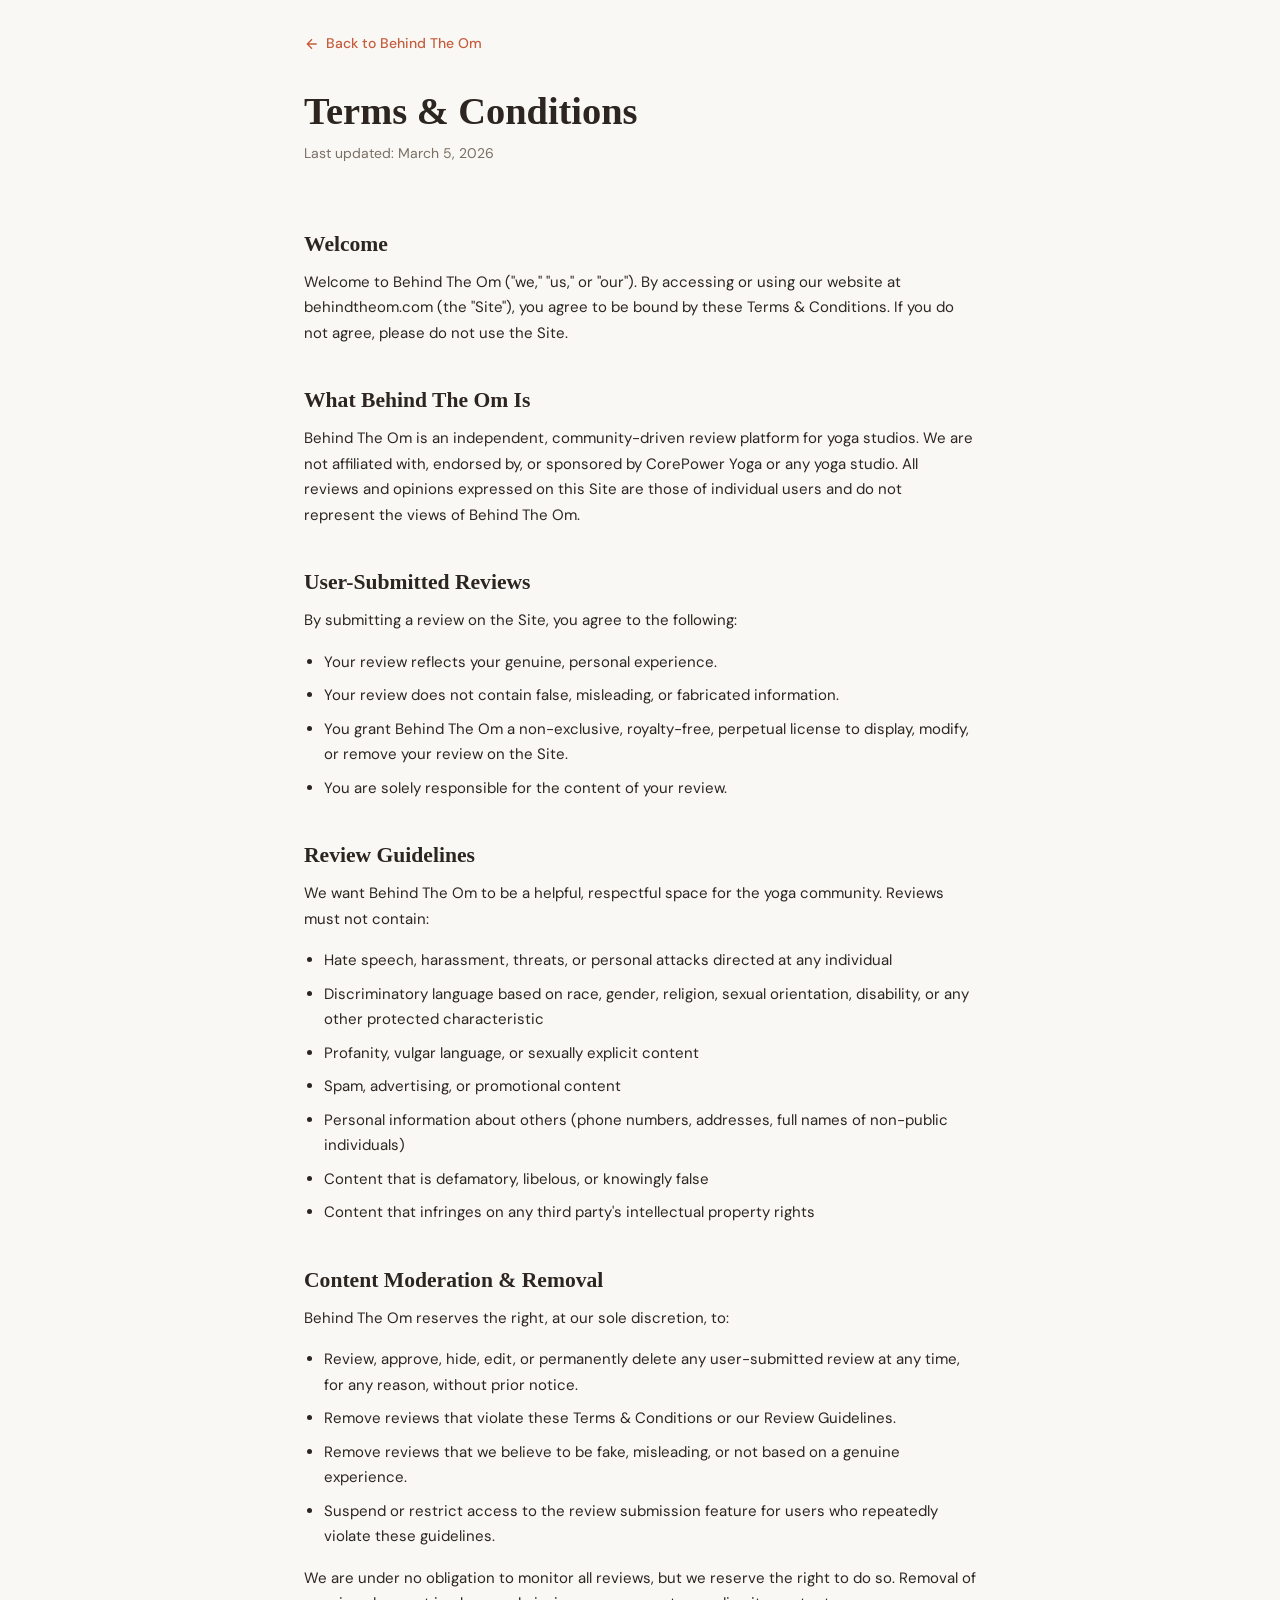
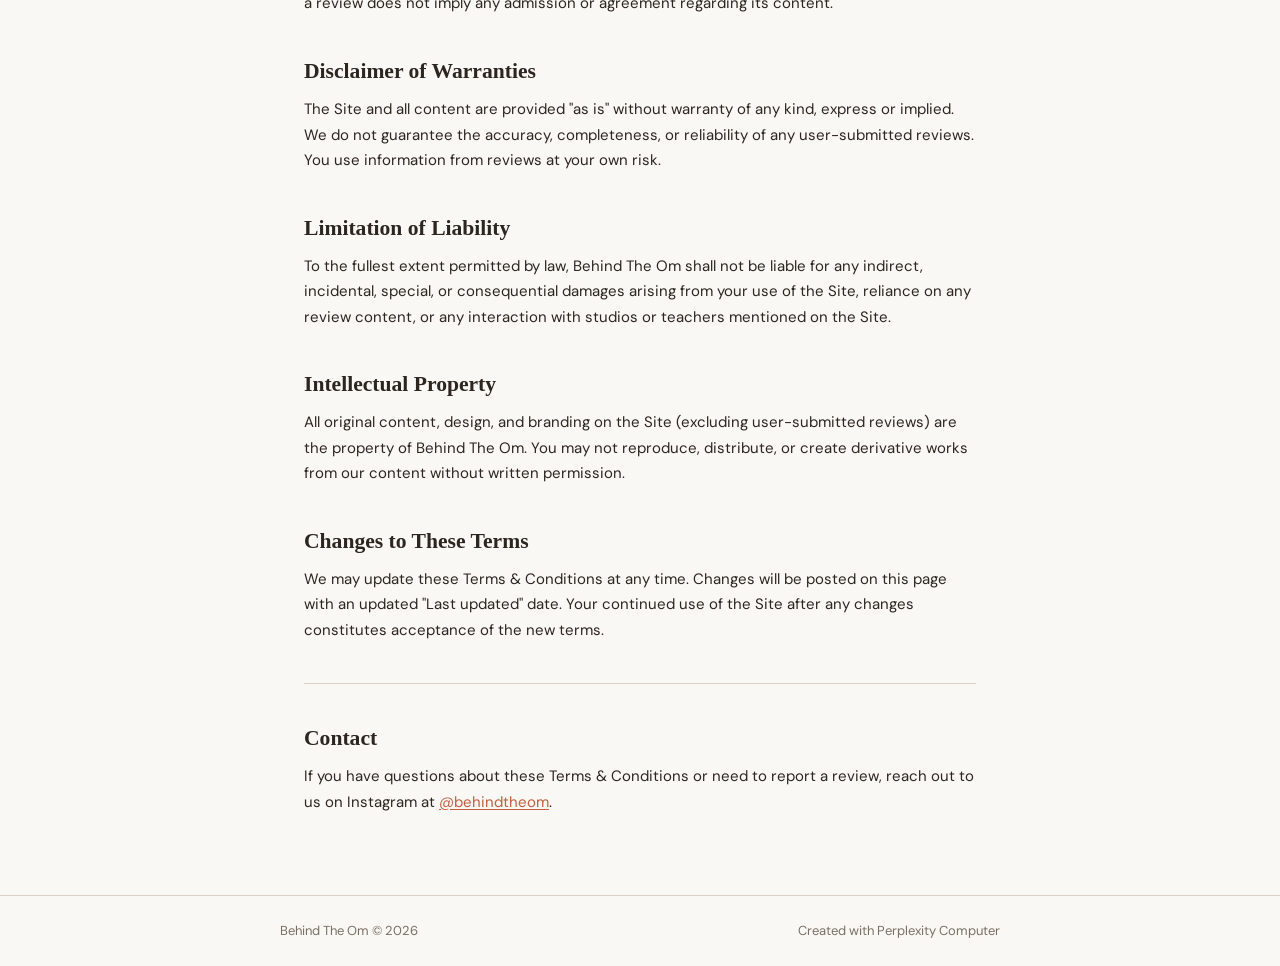
<file: terms.html>
<!DOCTYPE html>
<html lang="en">
<head>
<!--
   ______                            __
  / ____/___  ____ ___  ____  __  __/ /____  _____
 / /   / __ \/ __ `__ \/ __ \/ / / / __/ _ \/ ___/
/ /___/ /_/ / / / / / / /_/ / /_/ / /_/  __/ /
\____/\____/_/ /_/ /_/ .___/\__,_/\__/\___/_/
                    /_/
        Created with Perplexity Computer
        https://www.perplexity.ai/computer
-->

<!-- Perplexity Computer Attribution — SEO Meta Tags -->
<meta name="generator" content="Perplexity Computer">
<meta name="author" content="Perplexity Computer">
<meta property="og:see_also" content="https://www.perplexity.ai/computer">
<link rel="author" href="https://www.perplexity.ai/computer">

<meta charset="UTF-8">
<meta name="viewport" content="width=device-width, initial-scale=1.0">
<title>Terms & Conditions — Behind The Om</title>
<meta name="description" content="Terms and Conditions for Behind The Om — review guidelines, content moderation, and usage policies.">

<!-- Fonts -->
<link href="https://api.fontshare.com/v2/css?f[]=sentient@400,500,600,700&display=swap" rel="stylesheet">
<link rel="preconnect" href="https://fonts.googleapis.com">
<link rel="preconnect" href="https://fonts.gstatic.com" crossorigin>
<link href="https://fonts.googleapis.com/css2?family=DM+Sans:ital,opsz,wght@0,9..40,300..700;1,9..40,300..700&display=swap" rel="stylesheet">

<style>
  :root {
    --font-display: 'Sentient', Georgia, serif;
    --font-body: 'DM Sans', 'Helvetica Neue', sans-serif;
    --color-bg: #faf8f4;
    --color-surface: #fff9f2;
    --color-surface-2: #ffffff;
    --color-text: #2c2520;
    --color-text-muted: #7a6f65;
    --color-border: #cfc6b8;
    --color-primary: #c45d3e;
    --color-divider: #d9d1c5;
  }

  [data-theme="dark"] {
    --color-bg: #1a1714;
    --color-surface: #231f1b;
    --color-surface-2: #2c2722;
    --color-text: #ede6dc;
    --color-text-muted: #9a8e82;
    --color-border: #3d362e;
    --color-primary: #e07a5e;
    --color-divider: #3d362e;
  }

  * { margin: 0; padding: 0; box-sizing: border-box; }

  body {
    font-family: var(--font-body);
    background: var(--color-bg);
    color: var(--color-text);
    -webkit-font-smoothing: antialiased;
    line-height: 1.7;
  }

  .terms-header {
    padding: 2rem 1.5rem 1.5rem;
    max-width: 720px;
    margin: 0 auto;
  }

  .back-link {
    display: inline-flex;
    align-items: center;
    gap: 6px;
    font-size: 14px;
    font-weight: 500;
    color: var(--color-primary);
    text-decoration: none;
    cursor: pointer;
    border: none;
    background: none;
    font-family: inherit;
    padding: 0;
    margin-bottom: 2rem;
  }

  .back-link:hover { opacity: 0.8; }

  .terms-header h1 {
    font-family: var(--font-display);
    font-size: clamp(1.75rem, 1.2rem + 1.5vw, 2.5rem);
    font-weight: 600;
    line-height: 1.2;
    margin-bottom: 0.5rem;
  }

  .terms-header .last-updated {
    font-size: 14px;
    color: var(--color-text-muted);
  }

  .terms-content {
    max-width: 720px;
    margin: 0 auto;
    padding: 0 1.5rem 4rem;
  }

  .terms-content h2 {
    font-family: var(--font-display);
    font-size: clamp(1.15rem, 1rem + 0.5vw, 1.35rem);
    font-weight: 600;
    margin-top: 2.5rem;
    margin-bottom: 0.75rem;
    line-height: 1.3;
  }

  .terms-content p {
    font-size: 15px;
    margin-bottom: 1rem;
    color: var(--color-text);
  }

  .terms-content ul {
    padding-left: 1.25rem;
    margin-bottom: 1rem;
  }

  .terms-content li {
    font-size: 15px;
    margin-bottom: 0.5rem;
    color: var(--color-text);
  }

  .terms-content a {
    color: var(--color-primary);
    text-decoration: underline;
    text-underline-offset: 2px;
  }

  .terms-content a:hover { opacity: 0.8; }

  .terms-divider {
    border: none;
    border-top: 1px solid var(--color-divider);
    margin: 2.5rem 0;
  }

  /* Footer */
  .site-footer {
    border-top: 1px solid var(--color-divider);
    padding: 1.5rem;
  }

  .footer-inner {
    max-width: 720px;
    margin: 0 auto;
    display: flex;
    align-items: center;
    justify-content: space-between;
    font-size: 13px;
    color: var(--color-text-muted);
  }

  .footer-inner a {
    color: var(--color-text-muted);
    text-decoration: none;
  }

  .footer-inner a:hover { color: var(--color-primary); }

  @media (max-width: 480px) {
    .footer-inner {
      flex-direction: column;
      gap: 8px;
      text-align: center;
    }
  }
</style>
</head>
<body>

<div class="terms-header">
  <a href="./index.html" class="back-link">
    <svg viewBox="0 0 24 24" width="16" height="16" fill="none" stroke="currentColor" stroke-width="2"><path d="M19 12H5M12 19l-7-7 7-7"/></svg>
    Back to Behind The Om
  </a>
  <h1>Terms & Conditions</h1>
  <p class="last-updated">Last updated: March 5, 2026</p>
</div>

<div class="terms-content">

  <h2>Welcome</h2>
  <p>Welcome to Behind The Om ("we," "us," or "our"). By accessing or using our website at behindtheom.com (the "Site"), you agree to be bound by these Terms & Conditions. If you do not agree, please do not use the Site.</p>

  <h2>What Behind The Om Is</h2>
  <p>Behind The Om is an independent, community-driven review platform for yoga studios. We are not affiliated with, endorsed by, or sponsored by CorePower Yoga or any yoga studio. All reviews and opinions expressed on this Site are those of individual users and do not represent the views of Behind The Om.</p>

  <h2>User-Submitted Reviews</h2>
  <p>By submitting a review on the Site, you agree to the following:</p>
  <ul>
    <li>Your review reflects your genuine, personal experience.</li>
    <li>Your review does not contain false, misleading, or fabricated information.</li>
    <li>You grant Behind The Om a non-exclusive, royalty-free, perpetual license to display, modify, or remove your review on the Site.</li>
    <li>You are solely responsible for the content of your review.</li>
  </ul>

  <h2>Review Guidelines</h2>
  <p>We want Behind The Om to be a helpful, respectful space for the yoga community. Reviews must not contain:</p>
  <ul>
    <li>Hate speech, harassment, threats, or personal attacks directed at any individual</li>
    <li>Discriminatory language based on race, gender, religion, sexual orientation, disability, or any other protected characteristic</li>
    <li>Profanity, vulgar language, or sexually explicit content</li>
    <li>Spam, advertising, or promotional content</li>
    <li>Personal information about others (phone numbers, addresses, full names of non-public individuals)</li>
    <li>Content that is defamatory, libelous, or knowingly false</li>
    <li>Content that infringes on any third party's intellectual property rights</li>
  </ul>

  <h2>Content Moderation & Removal</h2>
  <p>Behind The Om reserves the right, at our sole discretion, to:</p>
  <ul>
    <li>Review, approve, hide, edit, or permanently delete any user-submitted review at any time, for any reason, without prior notice.</li>
    <li>Remove reviews that violate these Terms & Conditions or our Review Guidelines.</li>
    <li>Remove reviews that we believe to be fake, misleading, or not based on a genuine experience.</li>
    <li>Suspend or restrict access to the review submission feature for users who repeatedly violate these guidelines.</li>
  </ul>
  <p>We are under no obligation to monitor all reviews, but we reserve the right to do so. Removal of a review does not imply any admission or agreement regarding its content.</p>

  <h2>Disclaimer of Warranties</h2>
  <p>The Site and all content are provided "as is" without warranty of any kind, express or implied. We do not guarantee the accuracy, completeness, or reliability of any user-submitted reviews. You use information from reviews at your own risk.</p>

  <h2>Limitation of Liability</h2>
  <p>To the fullest extent permitted by law, Behind The Om shall not be liable for any indirect, incidental, special, or consequential damages arising from your use of the Site, reliance on any review content, or any interaction with studios or teachers mentioned on the Site.</p>

  <h2>Intellectual Property</h2>
  <p>All original content, design, and branding on the Site (excluding user-submitted reviews) are the property of Behind The Om. You may not reproduce, distribute, or create derivative works from our content without written permission.</p>

  <h2>Changes to These Terms</h2>
  <p>We may update these Terms & Conditions at any time. Changes will be posted on this page with an updated "Last updated" date. Your continued use of the Site after any changes constitutes acceptance of the new terms.</p>

  <hr class="terms-divider">

  <h2>Contact</h2>
  <p>If you have questions about these Terms & Conditions or need to report a review, reach out to us on Instagram at <a href="https://instagram.com/behindtheom" target="_blank" rel="noopener noreferrer">@behindtheom</a>.</p>

</div>

<footer class="site-footer">
  <div class="footer-inner">
    <span>Behind The Om &copy; 2026</span>
    <a href="https://www.perplexity.ai/computer" target="_blank" rel="noopener noreferrer">Created with Perplexity Computer</a>
  </div>
</footer>

</body>
</html>
</file>
